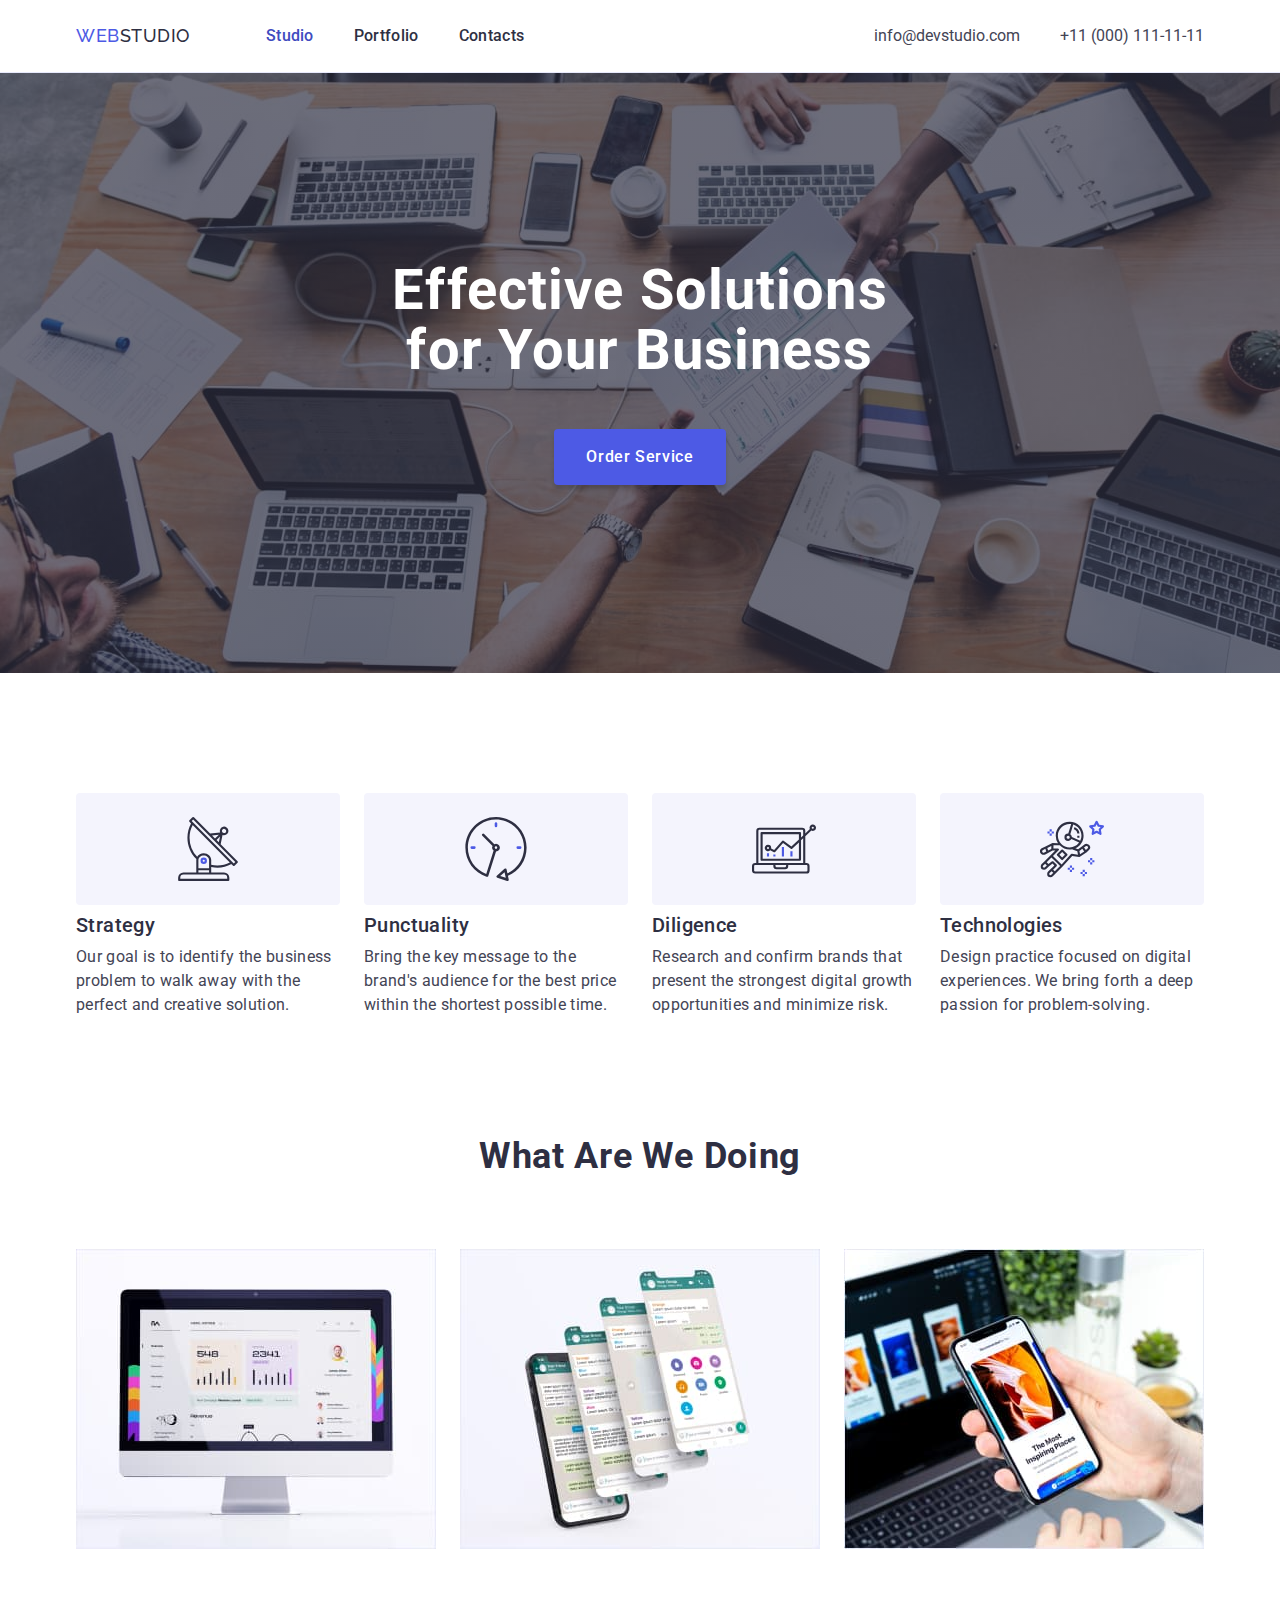
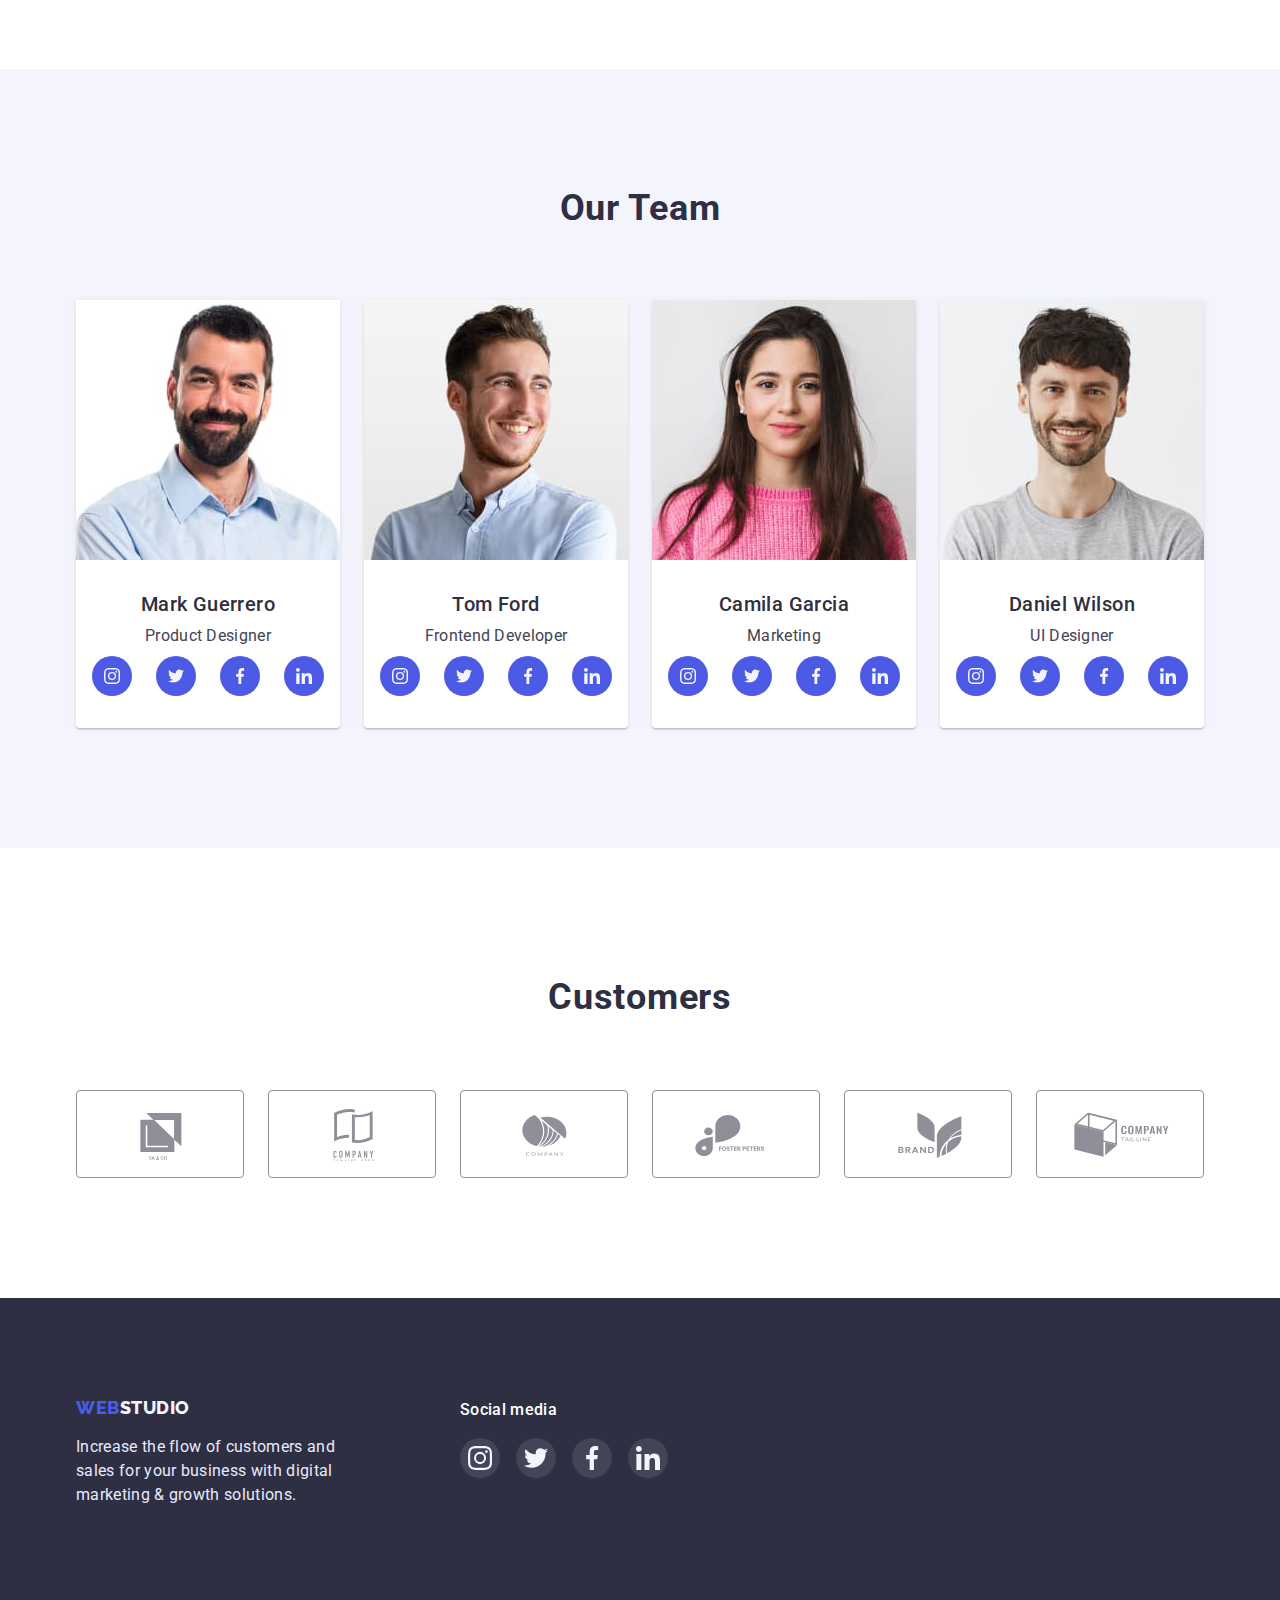
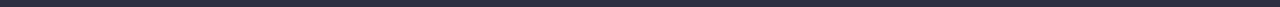
<file: index.html>
<!DOCTYPE html>
<html lang="en">
  <head>
    <meta charset="UTF-8" />
    <meta http-equiv="X-UA-Compatible" content="IE=edge" />
    <meta name="viewport" content="width=device-width, initial-scale=1.0" />

    <title>WebStudio</title>
    <link href="https://fonts.googleapis.com" rel="preconnect" />
    <link href="https://fonts.gstatic.com" rel="preconnect" crossorigin />

    <link
      href="https://fonts.googleapis.com/css2?family=Raleway:wght@800&family=Roboto:wght@400;500;700&display=swap"
      rel="stylesheet"
    />
    <link href="./css/modern-normalize.css" rel="stylesheet" />
    <link href="./css/styles.css" rel="stylesheet" />
  </head>
  <body>
    <header class="header">
      <div class="container container-nav">
        <nav class="nav">
          <a class="logo" href="./index.html">
            <span class="logo-web">WEB</span>STUDIO</a
          >
          <ul class="nav-menu list">
            <li class="item">
              <a class="site-nav current" href="./index.html">Studio</a>
            </li>
            <li class="item">
              <a class="site-nav" href="./portfolio.html">Portfolio</a>
            </li>
            <li class="item">
              <a class="site-nav" href="./index.html">Contacts</a>
            </li>
          </ul>
        </nav>
        <ul class="contacts list">
          <li class="item">
            <a href="mailto:info@devstudio.com">info@devstudio.com</a>
          </li>
          <li class="item">
            <a href="tel:+110001111111">+11 (000) 111-11-11</a>
          </li>
        </ul>
      </div>
    </header>
    <main>
      <section class="section-hero hero-image">
        <div class="hero-container">
          <h1 class="hero-title">Effective Solutions for Your Business</h1>
          <button class="hero-button" type="button">Order Service</button>
        </div>
      </section>

      <section class="features">
        <div class="container">
          <h2 class="visually-hidden">Features</h2>
          <ul class="features-list list">
            <li class="features-item">
              <div class="features-btn">
                <svg class="features-icon">
                  <use href="./images/icons.svg#icon-antenna"></use>
                </svg>
              </div>

              <h3 class="third-title-features">Strategy</h3>
              <p class="features-text">
                Our goal is to identify the business problem to walk away with
                the perfect and creative solution.
              </p>
            </li>
            <li class="features-item">
              <div class="features-btn">
                <svg class="features-icon">
                  <use href="./images/icons.svg#icon-clock"></use>
                </svg>
              </div>
              <h3 class="third-title-features">Punctuality</h3>
              <p class="features-text">
                Bring the key message to the brand's audience for the best price
                within the shortest possible time.
              </p>
            </li>
            <li class="features-item">
              <div class="features-btn">
                <svg class="features-icon">
                  <use href="./images/icons.svg#icon-diagram"></use>
                </svg>
              </div>
              <h3 class="third-title-features">Diligence</h3>
              <p class="features-text">
                Research and confirm brands that present the strongest digital
                growth opportunities and minimize risk.
              </p>
            </li>
            <li class="features-item">
              <div class="features-btn">
                <svg class="features-icon">
                  <use href="./images/icons.svg#icon-astronaut"></use>
                </svg>
              </div>
              <h3 class="third-title-features">Technologies</h3>
              <p class="features-text">
                Design practice focused on digital experiences. We bring forth a
                deep passion for problem-solving.
              </p>
            </li>
          </ul>
        </div>
      </section>

      <section class="own-projects section">
        <div class="container">
          <h2 class="second-title">What are we doing</h2>
          <ul class="projects list">
            <li class="projects-item">
              <img
                src="./images/img1.jpg"
                alt="sites"
                width="360"
                height="300"
              />
            </li>
            <li class="projects-item">
              <img
                src="./images/img2.jpg"
                alt="apps"
                width="360"
                height="300"
              />
            </li>
            <li class="projects-item">
              <img
                src="./images/img3.jpg"
                alt="others"
                width="360"
                height="300"
              />
            </li>
          </ul>
        </div>
      </section>

      <section class="section-team">
        <div class="container">
          <h2 class="second-title">Our Team</h2>
          <ul class="team list">
            <li class="team-lead">
              <img
                src="./images/img4-Mark.jpg"
                alt="Mark Guerrero"
                width="264"
                height="260"
              />
              <div class="team-description">
                <h3 class="third-title-team">Mark Guerrero</h3>
                <p class="text-team">Product Designer</p>
                <ul class="social-list list">
                  <li class="social-item">
                    <a class="social-btn" href>
                      <svg class="social-icon" width="16" height="16">
                        <use href="./images/icons.svg#icon-instagram"></use>
                      </svg>
                    </a>
                  </li>
                  <li class="social-item">
                    <a class="social-btn" href>
                      <svg class="social-icon" width="16px" height="16px">
                        <use href="./images/icons.svg#icon-twitter"></use>
                      </svg>
                    </a>
                  </li>
                  <li class="social-item">
                    <a class="social-btn" href>
                      <svg class="social-icon" width="16px" height="16px">
                        <use href="./images/icons.svg#icon-facebook"></use>
                      </svg>
                    </a>
                  </li>
                  <li class="social-item">
                    <a class="social-btn" href>
                      <svg class="social-icon" width="16px" height="16px">
                        <use href="./images/icons.svg#icon-linkedin"></use>
                      </svg>
                    </a>
                  </li>
                </ul>
              </div>
            </li>
            <li class="team-lead">
              <img
                src="./images/img5-Tom.jpg"
                alt="Tom Ford"
                width="264"
                height="260"
              />
              <div class="team-description">
                <h3 class="third-title-team">Tom Ford</h3>
                <p class="text-team">Frontend Developer</p>
                <ul class="social-list list">
                  <li class="social-item">
                    <a class="social-btn" href>
                      <svg class="social-icon" width="16" height="16">
                        <use href="./images/icons.svg#icon-instagram"></use>
                      </svg>
                    </a>
                  </li>
                  <li class="social-item">
                    <a class="social-btn" href>
                      <svg class="social-icon" width="16px" height="16px">
                        <use href="./images/icons.svg#icon-twitter"></use>
                      </svg>
                    </a>
                  </li>
                  <li class="social-item">
                    <a class="social-btn" href>
                      <svg class="social-icon" width="16px" height="16px">
                        <use href="./images/icons.svg#icon-facebook"></use>
                      </svg>
                    </a>
                  </li>
                  <li class="social-item">
                    <a class="social-btn" href>
                      <svg class="social-icon" width="16px" height="16px">
                        <use href="./images/icons.svg#icon-linkedin"></use>
                      </svg>
                    </a>
                  </li>
                </ul>
              </div>
            </li>
            <li class="team-lead">
              <img
                src="./images/img6-Camilla.jpg"
                alt="Camila Garcia"
                width="264"
                height="260"
              />
              <div class="team-description">
                <h3 class="third-title-team">Camila Garcia</h3>
                <p class="text-team">Marketing</p>
                <ul class="social-list list">
                  <li class="social-item">
                    <a class="social-btn" href>
                      <svg class="social-icon" width="16" height="16">
                        <use href="./images/icons.svg#icon-instagram"></use>
                      </svg>
                    </a>
                  </li>
                  <li class="social-item">
                    <a class="social-btn" href>
                      <svg class="social-icon" width="16px" height="16px">
                        <use href="./images/icons.svg#icon-twitter"></use>
                      </svg>
                    </a>
                  </li>
                  <li class="social-item">
                    <a class="social-btn" href>
                      <svg class="social-icon" width="16px" height="16px">
                        <use href="./images/icons.svg#icon-facebook"></use>
                      </svg>
                    </a>
                  </li>
                  <li class="social-item">
                    <a class="social-btn" href>
                      <svg class="social-icon" width="16px" height="16px">
                        <use href="./images/icons.svg#icon-linkedin"></use>
                      </svg>
                    </a>
                  </li>
                </ul>
              </div>
            </li>
            <li class="team-lead">
              <img
                src="./images/img7-Daniel.jpg"
                alt="Daniel Wilson"
                width="264"
                height="260"
              />
              <div class="team-description">
                <h3 class="third-title-team">Daniel Wilson</h3>
                <p class="text-team">UI Designer</p>
                <ul class="social-list list">
                  <li class="social-item">
                    <a class="social-btn" href>
                      <svg class="social-icon" width="16" height="16">
                        <use href="./images/icons.svg#icon-instagram"></use>
                      </svg>
                    </a>
                  </li>
                  <li class="social-item">
                    <a class="social-btn" href>
                      <svg class="social-icon" width="16px" height="16px">
                        <use href="./images/icons.svg#icon-twitter"></use>
                      </svg>
                    </a>
                  </li>
                  <li class="social-item">
                    <a class="social-btn" href>
                      <svg class="social-icon" width="16px" height="16px">
                        <use href="./images/icons.svg#icon-facebook"></use>
                      </svg>
                    </a>
                  </li>
                  <li class="social-item">
                    <a class="social-btn" href>
                      <svg class="social-icon" width="16px" height="16px">
                        <use href="./images/icons.svg#icon-linkedin"></use>
                      </svg>
                    </a>
                  </li>
                </ul>
              </div>
            </li>
          </ul>
        </div>
      </section>
      <section class="customers-section">
        <div class="container">
          <h2 class="second-title">Customers</h2>

          <ul class="customers-list list">
            <li class="customers-item">
              <a class="customers-btn" href>
                <svg class="customers-icons">
                  <use href="./images/icons.svg#icon-Logo1"></use>
                </svg>
              </a>
            </li>
            <li class="customers-item">
              <a class="customers-btn" href>
                <svg class="customers-icons">
                  <use href="./images/icons.svg#icon-Logo2"></use>
                </svg>
              </a>
            </li>
            <li class="customers-item">
              <a class="customers-btn" href
                ><svg class="customers-icons">
                  <use href="./images/icons.svg#icon-Logo3"></use>
                </svg>
              </a>
            </li>
            <li class="customers-item">
              <a class="customers-btn" href
                ><svg class="customers-icons">
                  <use href="./images/icons.svg#icon-Logo4"></use>
                </svg>
              </a>
            </li>
            <li class="customers-item">
              <a class="customers-btn" href>
                <svg class="customers-icons">
                  <use href="./images/icons.svg#icon-Logo5"></use>
                </svg>
              </a>
            </li>
            <li class="customers-item">
              <a class="customers-btn" href>
                <svg class="customers-icons">
                  <use href="./images/icons.svg#icon-Logo6"></use>
                </svg>
              </a>
            </li>
          </ul>
        </div>
      </section>
    </main>

    <footer class="footer">
      <div class="container footer-description">
        <ul class="footer-list list">
          <div class="footer-item">
            <a class="logo-footer" href="./index.html">
              <span class="logo-web">WEB</span>STUDIO</a
            >
            <p class="text-footer">
              Increase the flow of customers and sales for your business with
              digital marketing & growth solutions.
            </p>
          </div>

          <div class="footer-item">
            <p class="footer-media">Social media</p>
            <ul class="footer-social list">
              <li>
                <a class="footer-btn" href>
                  <svg class="footer-icon" width="24px" height="24px">
                    <use href="./images/icons.svg#icon-instagram"></use>
                  </svg>
                </a>
              </li>
              <li>
                <a class="footer-btn" href>
                  <svg class="footer-icon" width="24px" height="24px">
                    <use href="./images/icons.svg#icon-twitter"></use>
                  </svg>
                </a>
              </li>
              <li>
                <a class="footer-btn" href>
                  <svg class="footer-icon" width="24px" height="24px">
                    <use href="./images/icons.svg#icon-facebook"></use>
                  </svg>
                </a>
              </li>
              <li>
                <a class="footer-btn" href>
                  <svg class="footer-icon" width="24px" height="24px">
                    <use href="./images/icons.svg#icon-linkedin"></use>
                  </svg>
                </a>
              </li>
            </ul>
          </div>
        </ul>
      </div>
    </footer>
  </body>
</html>
</file>
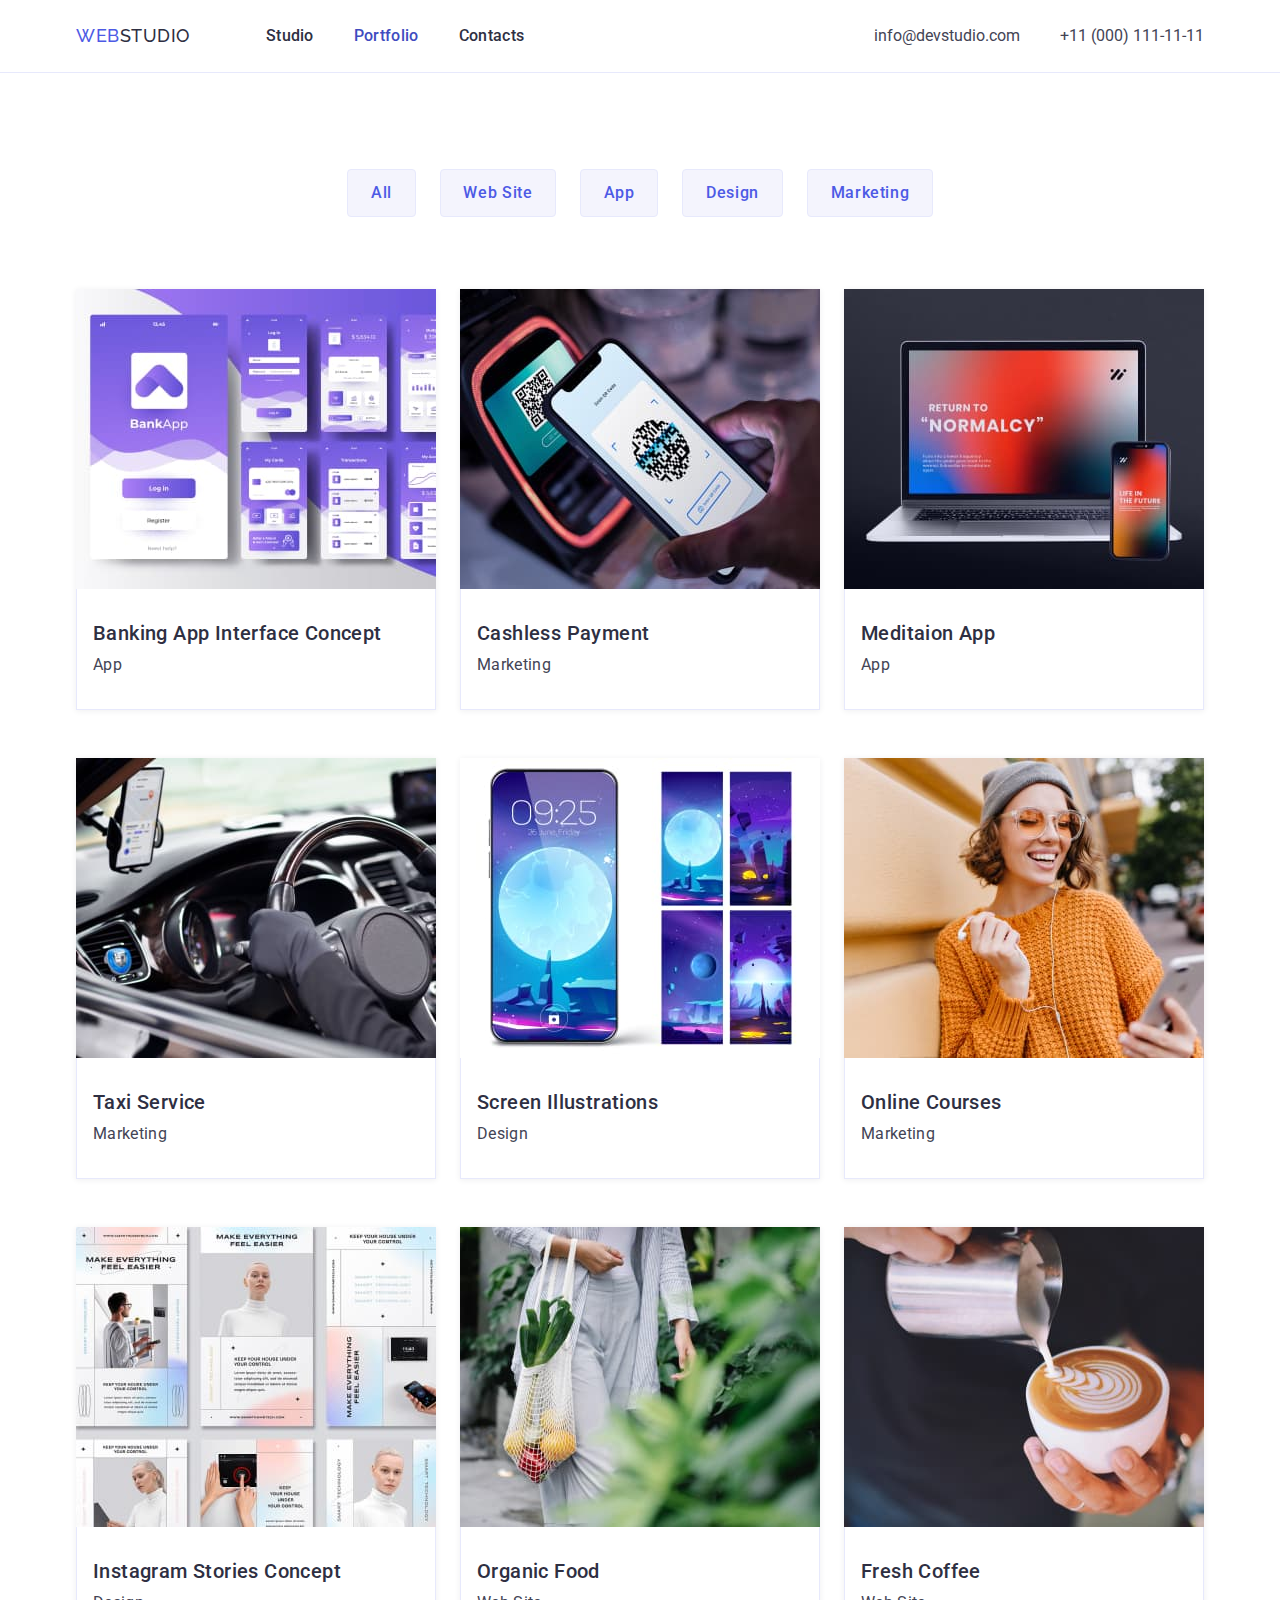
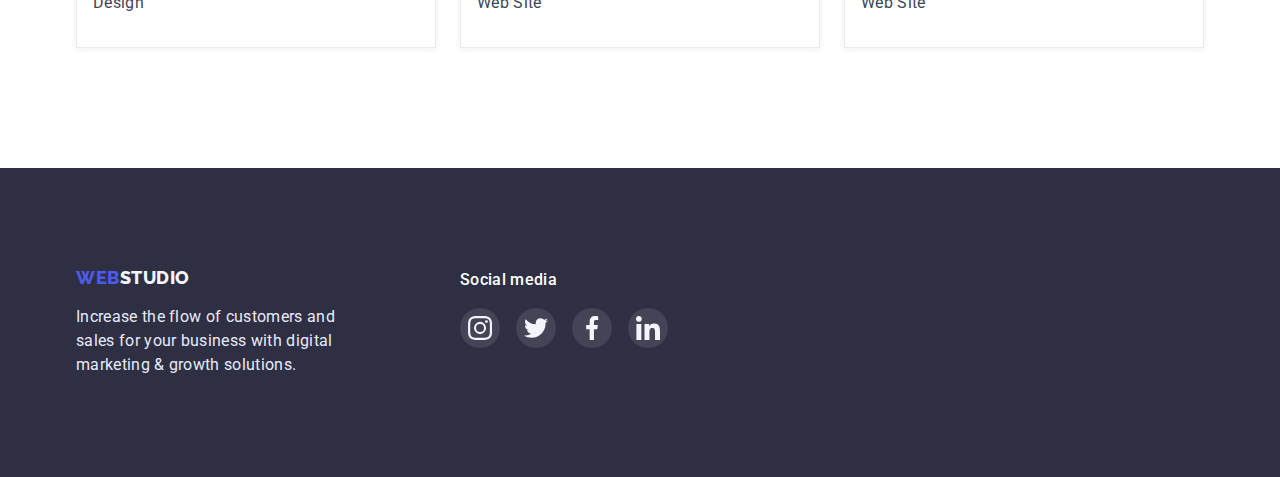
<file: portfolio.html>
<!DOCTYPE html>
<html lang="en">
  <head>
    <meta charset="UTF-8" />
    <meta http-equiv="X-UA-Compatible" content="IE=edge" />
    <meta name="viewport" content="width=device-width, initial-scale=1.0" />
    <title>Portfolio</title>
    <link rel="preconnect" href="https://fonts.googleapis.com" />
    <link rel="preconnect" href="https://fonts.gstatic.com" crossorigin />
    <link
      href="https://fonts.googleapis.com/css2?family=Raleway:wght@800&family=Roboto:wght@400;500;700&display=swap"
      rel="stylesheet"
    />
    <link rel="stylesheet" href="./css/modern-normalize.css" />
    <link rel="stylesheet" href="./css/styles.css" />
  </head>
  <body>
    <header class="header">
      <div class="container container-nav">
        <nav class="nav">
          <a class="logo" href="./index.html">
            <span class="logo-web">WEB</span>STUDIO</a
          >
          <ul class="nav-menu list">
            <li class="item">
              <a class="site-nav" href="./index.html">Studio</a>
            </li>
            <li class="item">
              <a class="site-nav current" href="./portfolio.html">Portfolio</a>
            </li>
            <li class="item">
              <a class="site-nav" href="./index.html">Contacts</a>
            </li>
          </ul>
        </nav>
        <ul class="contacts list">
          <li class="item">
            <a href="mailto:info@devstudio.com">info@devstudio.com</a>
          </li>
          <li class="item">
            <a href="tel:+110001111111">+11 (000) 111-11-11</a>
          </li>
        </ul>
      </div>
    </header>
    <main>
      <section class="portfolio">
        <div class="container">
          <h1 class="visually-hidden">Portfolio</h1>
          <ul class="filtr list">
            <li class="filtr-item">
              <button class="filter-button btn" type="button">All</button>
            </li>
            <li class="filtr-item">
              <button class="filter-button btn" type="button">Web Site</button>
            </li>
            <li class="filtr-item">
              <button class="filter-button btn" type="button">App</button>
            </li>
            <li class="filtr-item">
              <button class="filter-button btn" type="button">Design</button>
            </li>
            <li class="filtr-item">
              <button class="filter-button btn" type="button">Marketing</button>
            </li>
          </ul>

          <ul class="all-portfolio list">
            <li class="portfolio-card">
              <a href="">
                <img
                  src="./portfolio/img1.jpg"
                  alt="Banking App Interface Concept"
                  width="360"
                  height="300"
                />
                <div class="border-card">
                  <h3 class="title-portfolio">Banking App Interface Concept</h3>
                  <p class="text-portfolio">App</p>
                </div>
              </a>
            </li>
            <li class="portfolio-card">
              <a href="">
                <img
                  src="./portfolio/img2.jpg"
                  alt="Cashless Payment"
                  width="360"
                  height="300"
                />
                <div class="border-card">
                  <h3 class="title-portfolio">Cashless Payment</h3>
                  <p class="text-portfolio">Marketing</p>
                </div>
              </a>
            </li>
            <li class="portfolio-card">
              <a href="">
                <img
                  src="./portfolio/img3.jpg"
                  alt="Meditaion App"
                  width="360"
                  height="300"
                />
                <div class="border-card">
                  <h3 class="title-portfolio">Meditaion App</h3>
                  <p class="text-portfolio">App</p>
                </div>
              </a>
            </li>
            <li class="portfolio-card">
              <a href="">
                <img
                  src="./portfolio/img4.jpg"
                  alt="Taxi Service"
                  width="360"
                  height="300"
                />
                <div class="border-card">
                  <h3 class="title-portfolio">Taxi Service</h3>
                  <p class="text-portfolio">Marketing</p>
                </div>
              </a>
            </li>
            <li class="portfolio-card">
              <a href="">
                <img
                  src="./portfolio/img5.jpg"
                  alt="Screen Illustrations"
                  width="360"
                  height="300"
                />
                <div class="border-card">
                  <h3 class="title-portfolio">Screen Illustrations</h3>
                  <p class="text-portfolio">Design</p>
                </div>
              </a>
            </li>
            <li class="portfolio-card">
              <a href="">
                <img
                  src="./portfolio/img6.jpg"
                  alt="Online Courses"
                  width="360"
                  height="300"
                />
                <div class="border-card">
                  <h3 class="title-portfolio">Online Courses</h3>
                  <p class="text-portfolio">Marketing</p>
                </div>
              </a>
            </li>
            <li class="portfolio-card">
              <a href="">
                <img
                  src="./portfolio/img7.jpg"
                  alt="Instagram Stories Concept"
                  width="360"
                  height="300"
                />
                <div class="border-card">
                  <h3 class="title-portfolio">Instagram Stories Concept</h3>
                  <p class="text-portfolio">Design</p>
                </div>
              </a>
            </li>
            <li class="portfolio-card">
              <a href="">
                <img
                  src="./portfolio/img8.jpg"
                  alt="Organic Food"
                  width="360"
                  height="300"
                />
                <div class="border-card">
                  <h3 class="title-portfolio">Organic Food</h3>
                  <p class="text-portfolio">Web Site</p>
                </div>
              </a>
            </li>
            <li class="portfolio-card">
              <a href="">
                <img
                  src="./portfolio/img9.jpg"
                  alt="Fresh Coffee"
                  width="360"
                  height="300"
                />
                <div class="border-card">
                  <h3 class="title-portfolio">Fresh Coffee</h3>
                  <p class="text-portfolio">Web Site</p>
                </div>
              </a>
            </li>
          </ul>
        </div>
      </section>
    </main>

    <footer class="footer">
      <div class="container footer-description">
        <ul class="footer-list list">
          <div class="footer-item">
            <a class="logo-footer" href="./index.html">
              <span class="logo-web">WEB</span>STUDIO</a
            >
            <p class="text-footer">
              Increase the flow of customers and sales for your business with
              digital marketing & growth solutions.
            </p>
          </div>

          <div class="footer-item">
            <p class="footer-media">Social media</p>
            <ul class="footer-social list">
              <li>
                <a class="footer-btn" href>
                  <svg class="footer-icon" width="24px" height="24px">
                    <use href="./images/icons.svg#icon-instagram"></use>
                  </svg>
                </a>
              </li>
              <li>
                <a class="footer-btn" href>
                  <svg class="footer-icon" width="24px" height="24px">
                    <use href="./images/icons.svg#icon-twitter"></use>
                  </svg>
                </a>
              </li>
              <li>
                <a class="footer-btn" href>
                  <svg class="footer-icon" width="24px" height="24px">
                    <use href="./images/icons.svg#icon-facebook"></use>
                  </svg>
                </a>
              </li>
              <li>
                <a class="footer-btn" href>
                  <svg class="footer-icon" width="24px" height="24px">
                    <use href="./images/icons.svg#icon-linkedin"></use>
                  </svg>
                </a>
              </li>
            </ul>
          </div>
        </ul>
      </div>
    </footer>
  </body>
</html>
</file>
<file: css/styles.css>
:root {
  --main-font: Roboto, sans-serif;
  --main-color: #434455;
  --main-bgc: #ffffff;
  --main-color-title: #2e2f42;
  --accent: #404bbf;
  --main-btn: #4d5ae5;
  --second-bgc: #f4f4fd;
  --light-slate: #8e8f99;
  --accent-footer: #31d0aa;
  --number-cards-gallery: 3;
  --distance-card-gallery: 24px;
  --number-card-team: 4;
  --distance-card-team: 24px;
}
body {
  color: var(--main-color);
  font-family: var(--main-font);

  font-size: 16px;
}

h1,
h2,
h3,
h4,
h5,
h6,
p {
  margin: 0px;
}
ol,
ul {
  list-style: none;
  padding-left: 0px;
  margin: 0px;
}

img {
  display: block;
  height: auto;
  max-width: 100%;
}
a {
  text-decoration: none;
}

.list {
  padding: 0px;
  margin: 0px;
  list-style: none;
}

.section {
  padding: 120px 0px;
  margin: 0 auto;
}

.container {
  width: 1158px;
  padding: 0 15px;
  margin: 0 auto;
}

/* Header */

.header {
  border-bottom: 1px solid #e7e9fc;
}

.nav {
  display: flex;
  align-items: center;

  color: var(--main-color-title);
}

.container-nav {
  display: flex;
  align-items: center;
}
.logo {
  display: block;
  margin-right: 76px;

  color: #2e2f42;

  font-family: Raleway, sans-serif;
  font-weight: 500;
  font-size: 18px;
  line-height: 1.33;
  letter-spacing: 0.03em;
  text-decoration: none;
}

.logo-web {
  color: var(--main-btn);
}

.nav-menu {
  display: flex;
}

.site-nav {
  display: block;
  padding: 24px 0;

  color: var(--main-color-title);

  font-weight: 500;
  font-size: 16px;
  line-height: 1.5;
  letter-spacing: 0.02em;
}

.item:not(:last-child) {
  margin-right: 40px;
}

.site-nav:hover,
.site-nav:focus,
.logo:hover,
.logo:focus,
.contacts a:hover,
.contacts a:focus,
.logo-footer:hover,
.logo-footer:focus {
  color: var(--accent);
}

.current {
  color: var(--accent);
}

.contacts {
  display: flex;
  margin-left: auto;
  align-items: center;
}
.contacts a {
  color: var(--main-color);
}

/* Section Hero */

.section-hero {
  padding-top: 188px;
  padding-bottom: 188px;
}
.hero-image {
  max-width: 1440px;
  height: 600px;
  margin-left: auto;
  margin-right: auto;

  background-color: var(--main-color-title);

  text-align: center;
  background-image: linear-gradient(
      to right,
      rgba(46, 47, 66, 0.7),
      rgba(46, 47, 66, 0.7)
    ),
    url(../images/people-office.jpg);
  background-size: cover;
  background-repeat: no-repeat;
}

.hero-title {
  width: 498px;

  margin: 0 auto 48px auto;

  color: #ffffff;

  font-family: 'Roboto';
  font-weight: 700;
  font-size: 56px;
  line-height: 1.07;
  text-align: center;
  letter-spacing: 0.02em;
}

.hero-button {
  display: flex;
  margin: 0 auto;
  padding: 16px 32px;
  gap: 10px;
  justify-content: center;

  color: #ffffff;
  background-color: var(--main-btn);

  font-family: Roboto, sans-serif;
  font-weight: 500;
  font-size: 16px;
  line-height: 1.5;
  letter-spacing: 0.04em;
  cursor: pointer;

  box-shadow: 0px 4px 4px rgba(0, 0, 0, 0.15);
  border: 0px;
  border-radius: 4px;
}

.hero-button:hover,
.hero-button:focus {
  color: #ffffff;
  background-color: var(--accent);
}

/* Section Features */

.visually-hidden {
  position: absolute;
  width: 1px;
  height: 1px;
  margin: -1px;
  border: 0;
  padding: 0;
  white-space: nowrap;
  clip-path: inset(100%);
  clip: rect(0 0 0 0);
  overflow: hidden;
}
.features {
  padding-top: 120px;
  margin: 0 auto;
}

.features-list {
  display: flex;
}

.features-item {
  width: 264px;
}
.features-item:not(:last-child) {
  margin-right: 24px;
}
.features-btn {
  display: flex;
  justify-content: center;
  align-items: center;
  margin-bottom: 8px;

  height: 112px;
  width: 100%;
  background-color: var(--second-bgc);
  border: none;
  border-radius: 4px;
}
.features-icon {
  width: 64px;
  height: 64px;
}
.third-title-features {
  margin-top: 0px;
  margin-bottom: 8px;

  color: var(--main-color-title);

  font-weight: 500;
  font-size: 20px;
  line-height: 1.2;
  letter-spacing: 0.02em;
}

/* .third-title-features::before {
  content: '';
  width: 100%;
  height: 112px;
  background-color: var(--second-bgc);
  border-radius: 4px;
} */

.features-text {
  margin: 0px;

  font-weight: 400;
  font-size: 16px;
  line-height: 1.5;
  letter-spacing: 0.02em;
}
/* Section What are we doing */

.second-title {
  margin: 0px;

  color: var(--main-color-title);

  font-weight: 700;
  font-size: 36px;
  line-height: 1.1;
  text-align: center;
  text-transform: capitalize;
  letter-spacing: 0.02em;
}

.projects {
  display: flex;
  flex-wrap: wrap;
  margin-top: 72px;
}

.projects-item {
  display: block;
  width: 360px;
}

.projects-item:not(:last-child) {
  margin-right: 24px;
}

/* Section Our team */

.section-team {
  background-color: var(--second-bgc);
  padding-top: 120px;
  padding-bottom: 120px;
}

.team {
  display: flex;
  flex-wrap: wrap;
  margin-top: 72px;
  gap: 0 24px;
}

.team-lead {
  flex-basis: calc(
    (100% - (var(--distance-card-team) * (var(--number-cards-team) - 1))) /
      var(--number-cards-team)
  );

  background: #ffffff;
  box-shadow: 0px 1px 6px rgba(46, 47, 66, 0.08),
    0px 1px 1px rgba(46, 47, 66, 0.16), 0px 2px 1px rgba(46, 47, 66, 0.08);
  border-radius: 0px 0px 4px 4px;
}

/* .team-lead:not(:last-child) {
  margin-right: 24px;
} */

.team-description {
  padding: 32px 16px;
  min-height: 120px;
}

.third-title-team {
  margin-top: 0;
  margin-bottom: 8px;

  color: var(--main-color-title);

  font-weight: 500;
  font-size: 20px;
  line-height: 1.2;
  text-align: center;
  letter-spacing: 0.02em;
}

.text-team {
  margin-bottom: 8px;

  font-weight: 400;
  font-size: 16px;
  line-height: 1.5;
  text-align: center;
  letter-spacing: 0.02em;
}

.social-link {
  max-height: 40px;
}

.social-list {
  display: flex;
  gap: 24px;
  max-height: 40px;
}

.social-btn {
  display: flex;
  width: 40px;
  height: 40px;
  border-radius: 50%;
  background-color: var(--main-btn);
  border: none;
  align-items: center;
  justify-content: center;
}
.social-btn:hover,
.social-btn:focus {
  background-color: var(--accent);
}

.social-icon {
  fill: var(--second-bgc);
}

/* Customers */

.customers-section {
  padding: 130px 0 120px 0px;
  margin: 0 auto;
}

.customers-list {
  margin-top: 72px;
  display: flex;
  gap: 24px;
}

.customers-item {
  width: 168px;
  height: 88px;
}
.customers-item > a {
  display: flex;
}

.customers-btn {
  justify-content: center;
  align-items: center;
  width: 100%;
  height: 100%;
  border: 1px solid currentColor;
  border-radius: 4px;
  color: var(--light-slate);
}
.customers-icons {
  fill: currentColor;
  width: 104px;
  height: 56px;
}

.customers-btn:hover,
.customers-btn:focus {
  color: var(--accent);
}

.customers-icons:hover,
.customers-icons:focus {
  fill: var(--accent);
}

/* Footer */

.footer {
  padding-top: 100px;
  padding-bottom: 100px;

  background-color: var(--main-color-title);
}

.footer-description {
  display: flex;
}

.text-footer {
  width: 264px;
  margin: 16px 0px 0px 0px;

  color: #e7e9fc;

  letter-spacing: 0.02em;
  font-family: 'Roboto';
  font-weight: 400;
  font-size: 16px;
  line-height: 1.5;
}

.logo-footer {
  color: var(--second-bgc);

  font-family: Raleway, sans-serif;
  font-weight: 800;
  font-size: 18px;
  line-height: 1.16;
  letter-spacing: 0.03em;
  text-transform: uppercase;
  text-decoration: none;
}
.footer-list {
  display: flex;
}
.footer-item:not(last-child) {
  margin-right: 120px;
}
.footer-media {
  margin-bottom: 16px;
  font-weight: 500;
  font-size: 16px;
  line-height: 1.5;
  letter-spacing: 0.02em;

  color: #ffffff;
}

.footer-social {
  display: flex;
  gap: 16px;
}

.footer-btn {
  display: flex;
  justify-content: center;
  align-items: center;
  width: 40px;
  height: 40px;
  background-color: rgba(255, 255, 255, 0.1);
  border-radius: 50%;
}
.footer-icon {
  fill: var(--second-bgc);
}

.footer-btn:hover,
.footer-btn:focus {
  background-color: var(--accent-footer);
}

/* Portfolio ----- Buttons*/

.portfolio {
  padding-top: 96px;
  padding-bottom: 120px;
}
.all-button {
  padding-bottom: 72px;
}
.filtr {
  display: flex;
  flex-wrap: wrap;
  justify-content: center;
  margin-bottom: 72px;
}
.filtr-item:not(:last-child) {
  margin-right: 24px;
}

.btn {
  height: 48px;
  border: 1px solid #e7e9fc;
  border-radius: 4px;
}

.filtr-item:nth-child(1) {
  width: 69px;
}
.filtr-item:nth-child(2) {
  width: 116px;
}

.filtr-item:nth-child(3) {
  width: 78px;
}

.filtr-item:nth-child(4) {
  width: 101px;
}

.filtr-item:nth-child(5) {
  width: 126px;
}

.filter-button {
  color: var(--main-btn);
  background-color: var(--second-bgc);

  font-family: Roboto, sans-serif;
  font-style: normal;
  letter-spacing: 0.04em;

  font-weight: 500;
  font-size: 16px;
  line-height: 1.5;
  align-items: center;
  text-align: center;
  cursor: pointer;
  width: inherit;
}

.filter-button:hover,
.filter-button:focus {
  color: #ffffff;
  background-color: var(--accent);
  box-shadow: 0px 3px 1px rgba(0, 0, 0, 0.1), 0px 2px 1px rgba(0, 0, 0, 0.08),
    0px 2px 2px rgba(0, 0, 0, 0.12);
  border-radius: 4px;
  border: 0px;
}

/* Cards */
.all-portfolio {
  display: flex;
  flex-wrap: wrap;
  gap: 48px 24px;
}

.portfolio-card {
  flex-basis: calc(
    (100% - (var(--distance-card-gallery) * (var(--number-cards-gallery) - 1))) /
      var(--number-cards-gallery)
  );

  box-shadow: 0px 1px 6px rgba(46, 47, 66, 0.08);
}
.portfolio-card > a {
  display: block;
  color: inherit;
}
.portfolio-card > a:hover,
.portfolio-card > a:focus {
  
  box-shadow: 0px 1px 6px rgba(46, 47, 66, 0.08),
    0px 1px 1px rgba(46, 47, 66, 0.16), 0px 2px 1px rgba(46, 47, 66, 0.08);
}

.border-card {
  border: 1px solid #e7e9fc;
  border-top: none;
  padding: 32px 16px;
}

/* .portfolio-card:nth-child(3n) {
  margin-right: 0px;
}

.portfolio-card:not(:nth-last-child(-n + 3)) {
  margin-bottom: 48px;
} */

.title-portfolio {
  margin-bottom: 8px;

  color: var(--main-color-title);

  font-weight: 500;
  font-size: 20px;
  line-height: 1.2;
  letter-spacing: 0.02em;
}

.text-portfolio {
  font-weight: 400;
  font-size: 16px;

  line-height: 1.5;
  letter-spacing: 0.02em;
}
</file>
